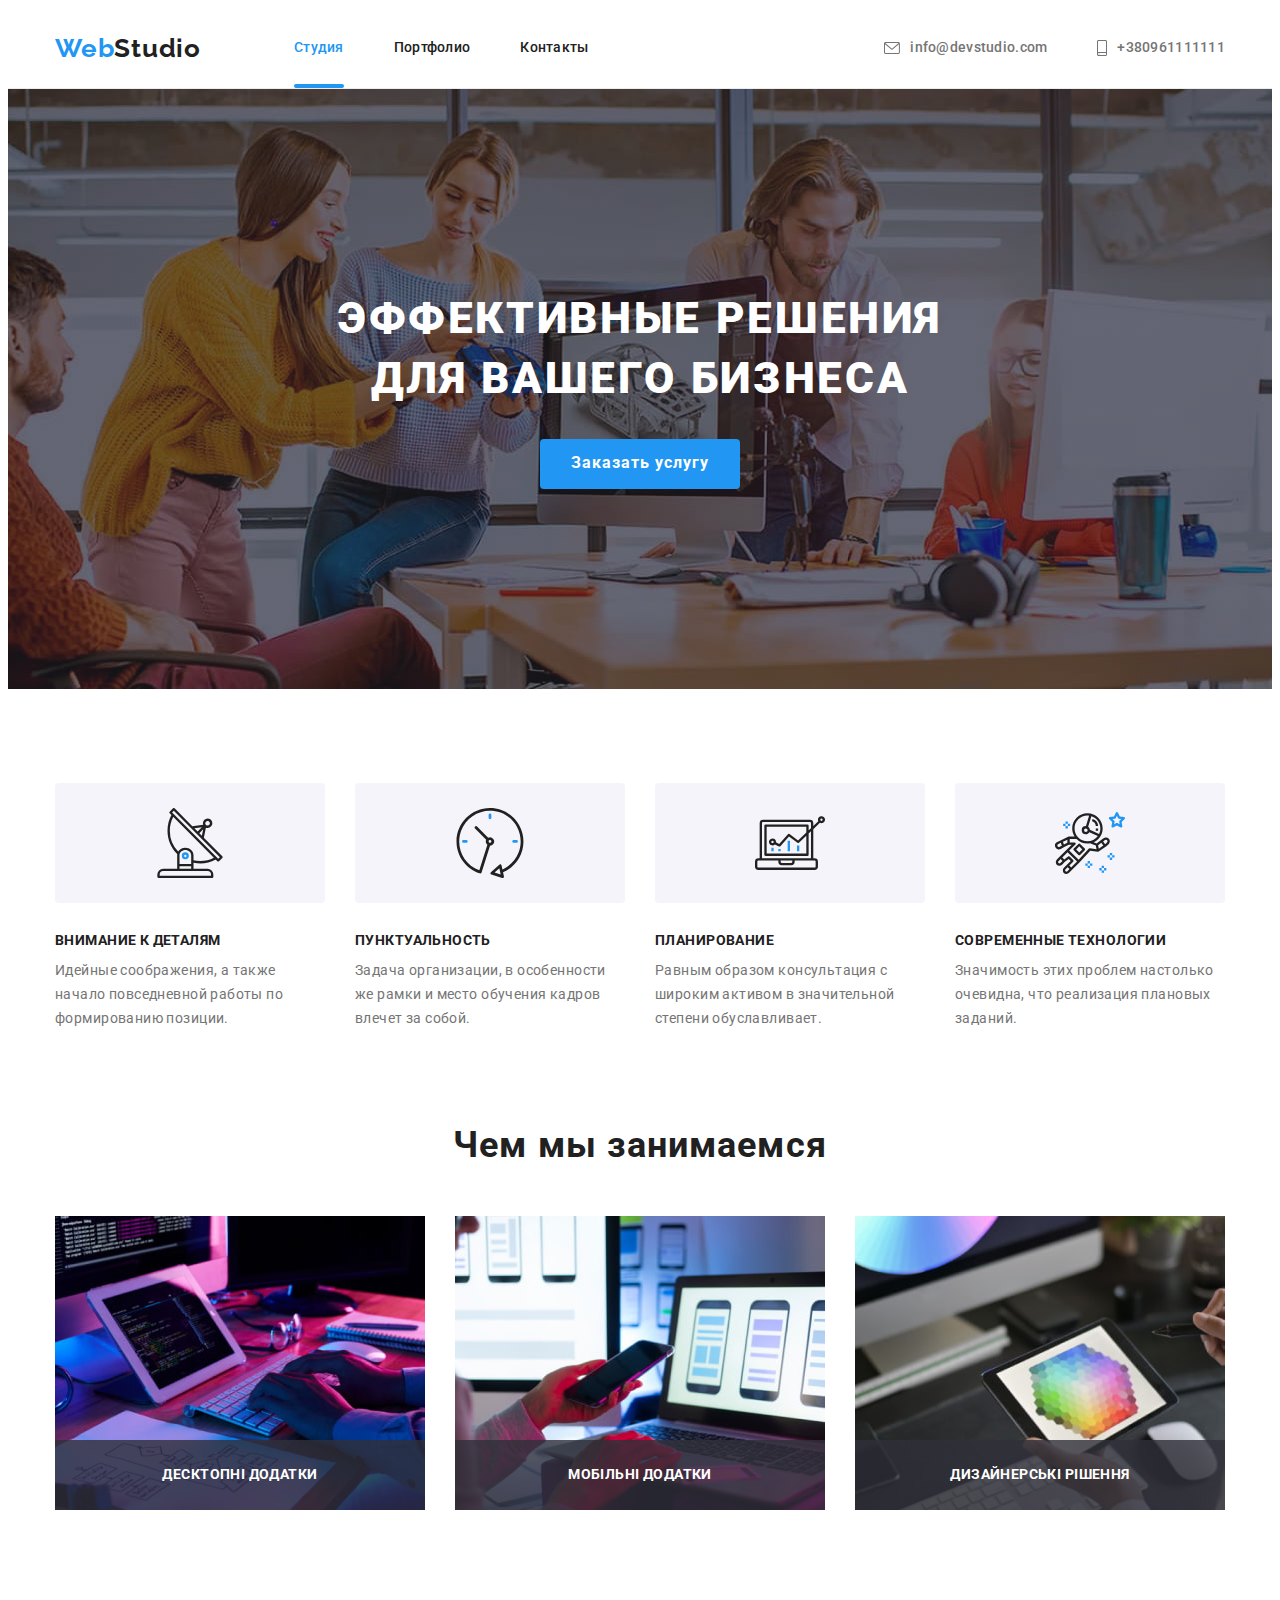
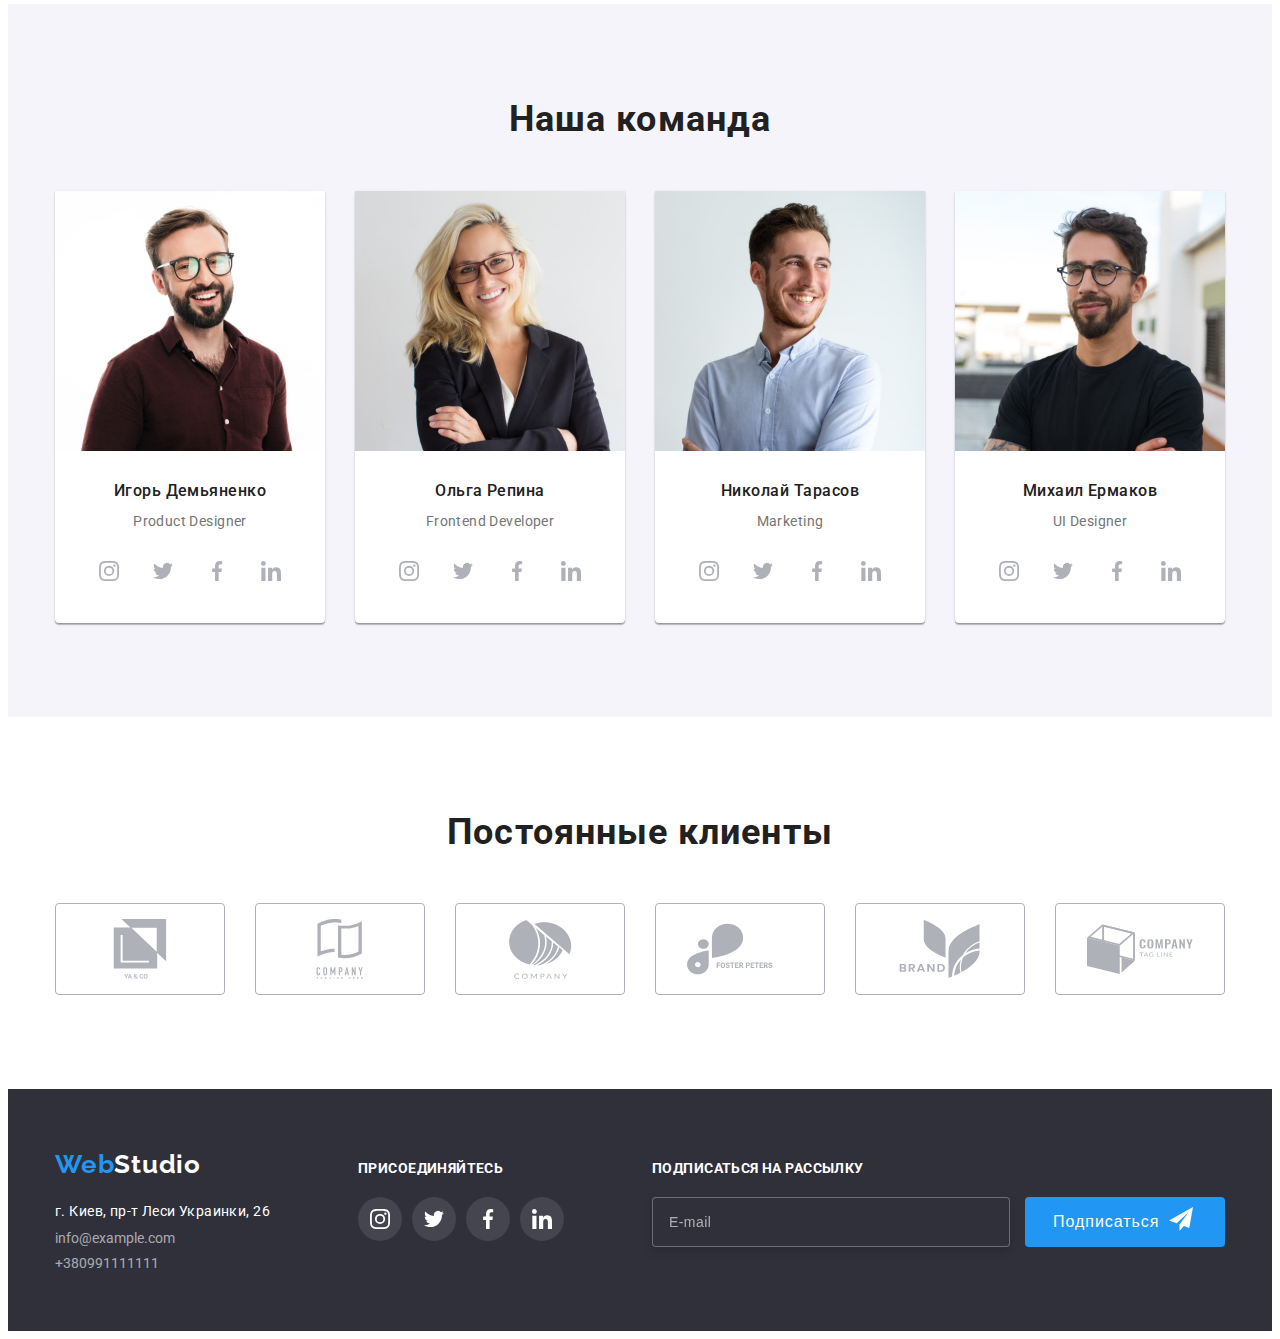
<file: index.html>
<!DOCTYPE html>
<html lang="ru">
  <head>
    <meta charset="UTF-8" />
    <meta http-equiv="X-UA-Compatible" content="IE=edge" />
    <meta name="viewport" content="width=device-width, initial-scale=1.0" />
    <title>WebStudio</title>
    <link rel="preconnect" href="https://fonts.googleapis.com" />
    <link rel="preconnect" href="https://fonts.gstatic.com" crossorigin />
    <link
      href="https://fonts.googleapis.com/css2?family=Raleway:wght@700&family=Roboto:wght@400;500;700;900&display=swap"
      rel="stylesheet"
    />
    <link
      rel="stylesheet"
      href="https://cdnjs.cloudflare.com/ajax/libs/modern-normalize/1.1.0/modern-normalize.min.css"
      integrity="sha512-wpPYUAdjBVSE4KJnH1VR1HeZfpl1ub8YT/NKx4PuQ5NmX2tKuGu6U/JRp5y+Y8XG2tV+wKQpNHVUX03MfMFn9Q=="
      crossorigin="anonymous"
      referrerpolicy="no-referrer"
    />
    <link rel="stylesheet" href="./css/styles.css" />
  </head>

  <body>
    <header class="page-header">
      <div class="container header-container">
        <nav class="main-nav">
          <a href="/" class="logo link"><span class="accent">Web</span>Studio </a>
          <ul class="site-nav list">
            <li class="nav-item">
              <a href="" class="link current link-position">Студия</a>
            </li>
            <li class="nav-item">
              <a href="./portfolio.html" class="link">Портфолио</a>
            </li>
            <li class="nav-item">
              <a href="" class="link">Контакты</a>
            </li>
          </ul>
        </nav>

        <ul class="auth-nav list">
          <li class="nav-item">
            <a href="mailto:info@example.com" class="link"
              ><svg class="btn-icon" width="16" height="12">
                <use href="./images/icons.svg#envelope"></use>
              </svg>
              info@devstudio.com</a
            >
          </li>
          <li class="nav-item">
            <a href="tel:+380991111111" class="link">
              <svg class="btn-icon" width="10" height="16">
                <use href="./images/icons.svg#smartphone"></use>
              </svg>
              +380961111111
            </a>
          </li>
        </ul>
      </div>
    </header>
    <main>
      <section class="hero overlay">
        <div class="container">
          <h1 class="subject">Эффективные решения для вашего бизнеса</h1>
          <button type="button" class="button" data-modal-open>Заказать услугу</button>
        </div>
      </section>
      <section class="section benefits">
        <div class="container">
          <h2 class="hidden">Наше преимущество</h2>
          <ul class="list">
            <li class="benefits-item">
              <div class="benefits-wrap">
                <svg class="benefits-icon" width="70" height="70">
                  <use href="./images/icons.svg#antenna"></use>
                </svg>
              </div>

              <h3 class="section-title">Внимание к деталям</h3>
              <p class="text">
                Идейные соображения, а также начало повседневной работы по формированию позиции.
              </p>
            </li>
            <li class="benefits-item">
              <div class="benefits-wrap">
                <svg class="benefits-icon" width="70" height="70">
                  <use href="./images/icons.svg#clock"></use>
                </svg>
              </div>
              <h3 class="section-title">Пунктуальность</h3>
              <p class="text">
                Задача организации, в особенности же рамки и место обучения кадров влечет за собой.
              </p>
            </li>
            <li class="benefits-item">
              <div class="benefits-wrap">
                <svg class="benefits-icon" width="70" height="70">
                  <use href="./images/icons.svg#diagram"></use>
                </svg>
              </div>
              <h3 class="section-title">Планирование</h3>
              <p class="text">
                Равным образом консультация с широким активом в значительной степени обуславливает.
              </p>
            </li>
            <li class="benefits-item">
              <div class="benefits-wrap">
                <svg class="benefits-icon" width="70" height="70">
                  <use href="./images/icons.svg#astronaut"></use>
                </svg>
              </div>
              <h3 class="section-title">Современные технологии</h3>
              <p class="text">
                Значимость этих проблем настолько очевидна, что реализация плановых заданий.
              </p>
            </li>
          </ul>
        </div>
      </section>
      <section class="section">
        <div class="container">
          <h2 class="heading">Чем мы занимаемся</h2>
          <ul class="list">
            <li class="picture">
              <div class="picture-thumb">
                <img src="./images/box1.jpg" alt="Примеры работ" width="370" />
                <div class="text-thumb">
                  <p class="text-desc">Десктопні додатки</p>
                </div>
              </div>
            </li>
            <li class="picture">
              <div class="picture-thumb">
                <img src="./images/box2.jpg" alt="Примеры работ" width="370" />
                <div class="text-thumb">
                  <p class="text-desc">Мобільні додатки</p>
                </div>
              </div>
            </li>
            <li class="picture">
              <div class="picture-thumb">
                <img src="./images/box3.jpg" alt="Примеры работ" width="370" />
                <div class="text-thumb">
                  <p class="text-desc">Дизайнерські рішення</p>
                </div>
              </div>
            </li>
          </ul>
        </div>
      </section>
      <section class="section-team">
        <div class="container">
          <h2 class="heading">Наша команда</h2>
          <div class="team-container">
            <ul class="list">
              <li class="item-team">
                <img src="./images/team1.jpg" alt="Игорь Демьяненко" width="270" />
                <div class="team-subtitle">
                  <h3 class="user">Игорь Демьяненко</h3>
                  <p class="text">Product Designer</p>
                  <ul class="team-links">
                    <li class="social-item">
                      <a href="#" class="social-link">
                        <svg class="link-team" width="20" height="20">
                          <use href="./images/icons.svg#instagram"></use>
                        </svg>
                      </a>
                    </li>
                    <li class="social-item">
                      <a href="#" class="social-link">
                        <svg class="link-team" width="20" height="20">
                          <use href="./images/icons.svg#twitter"></use>
                        </svg>
                      </a>
                    </li>
                    <li class="social-item">
                      <a href="#" class="social-link">
                        <svg class="link-team" width="20" height="20">
                          <use href="./images/icons.svg#facebook"></use>
                        </svg>
                      </a>
                    </li>
                    <li class="social-item">
                      <a href="#" class="social-link">
                        <svg class="link-team" width="20" height="20">
                          <use href="./images/icons.svg#linkedin"></use>
                        </svg>
                      </a>
                    </li>
                  </ul>
                </div>
              </li>

              <li class="item-team">
                <img src="./images/team2.jpg" alt="Ольга Репина" width="270" />
                <div class="team-subtitle">
                  <h3 class="user">Ольга Репина</h3>
                  <p class="text">Frontend Developer</p>
                  <ul class="team-links">
                    <li class="social-item">
                      <a href="#" class="social-link">
                        <svg class="link-team" width="20" height="20">
                          <use href="./images/icons.svg#instagram"></use>
                        </svg>
                      </a>
                    </li>
                    <li class="social-item">
                      <a href="#" class="social-link">
                        <svg class="link-team" width="20" height="20">
                          <use href="./images/icons.svg#twitter"></use>
                        </svg>
                      </a>
                    </li>
                    <li class="social-item">
                      <a href="#" class="social-link">
                        <svg class="link-team" width="20" height="20">
                          <use href="./images/icons.svg#facebook"></use>
                        </svg>
                      </a>
                    </li>
                    <li class="social-item">
                      <a href="#" class="social-link">
                        <svg class="link-team" width="20" height="20">
                          <use href="./images/icons.svg#linkedin"></use>
                        </svg>
                      </a>
                    </li>
                  </ul>
                </div>
              </li>

              <li class="item-team">
                <img src="./images/team3.jpg" alt="Николай Тарасов" width="270" />
                <div class="team-subtitle">
                  <h3 class="user">Николай Тарасов</h3>
                  <p class="text">Marketing</p>
                  <ul class="team-links">
                    <li class="social-item">
                      <a href="#" class="social-link">
                        <svg class="link-team" width="20" height="20">
                          <use href="./images/icons.svg#instagram"></use>
                        </svg>
                      </a>
                    </li>
                    <li class="social-item">
                      <a href="#" class="social-link">
                        <svg class="link-team" width="20" height="20">
                          <use href="./images/icons.svg#twitter"></use>
                        </svg>
                      </a>
                    </li>
                    <li class="social-item">
                      <a href="#" class="social-link">
                        <svg class="link-team" width="20" height="20">
                          <use href="./images/icons.svg#facebook"></use>
                        </svg>
                      </a>
                    </li>
                    <li class="social-item">
                      <a href="#" class="social-link">
                        <svg class="link-team" width="20" height="20">
                          <use href="./images/icons.svg#linkedin"></use>
                        </svg>
                      </a>
                    </li>
                  </ul>
                </div>
              </li>

              <li class="item-team">
                <img src="./images/team4.jpg" alt="Михаил Ермаков" width="270" />
                <div class="team-subtitle">
                  <h3 class="user">Михаил Ермаков</h3>
                  <p class="text">UI Designer</p>
                  <ul class="team-links">
                    <li>
                      <a href="#" class="social-link">
                        <svg class="link-team" width="20" height="20">
                          <use href="./images/icons.svg#instagram"></use>
                        </svg>
                      </a>
                    </li>
                    <li>
                      <a href="#" class="social-link">
                        <svg class="link-team" width="20" height="20">
                          <use href="./images/icons.svg#twitter"></use>
                        </svg>
                      </a>
                    </li>
                    <li>
                      <a href="#" class="social-link">
                        <svg class="link-team" width="20" height="20">
                          <use href="./images/icons.svg#facebook"></use>
                        </svg>
                      </a>
                    </li>
                    <li>
                      <a href="#" class="social-link">
                        <svg class="link-team" width="20" height="20">
                          <use href="./images/icons.svg#linkedin"></use>
                        </svg>
                      </a>
                    </li>
                  </ul>
                </div>
              </li>
            </ul>
          </div>
        </div>
      </section>
      <section class="section-clients section">
        <h2 class="heading all">Постоянные клиенты</h2>
        <ul class="list all">
          <li>
            <a href="#" class="clients-all">
              <svg class="clients-icon" width="106" height="60">
                <use href="./images/icons.svg#group"></use>
              </svg>
            </a>
          </li>
          <li>
            <a href="#" class="clients-all">
              <svg class="clients-icon" width="106" height="60">
                <use href="./images/icons.svg#group-1"></use>
              </svg>
            </a>
          </li>
          <li>
            <a href="#" class="clients-all">
              <svg class="clients-icon" width="106" height="60">
                <use href="./images/icons.svg#group-2"></use>
              </svg>
            </a>
          </li>
          <li>
            <a href="#" class="clients-all">
              <svg class="clients-icon" width="106" height="60">
                <use href="./images/icons.svg#group-3"></use>
              </svg>
            </a>
          </li>
          <li>
            <a href="#" class="clients-all">
              <svg class="clients-icon" width="106" height="60">
                <use href="./images/icons.svg#group-4"></use>
              </svg>
            </a>
          </li>
          <li>
            <a href="#" class="clients-all">
              <svg class="clients-icon" width="106" height="60">
                <use href="./images/icons.svg#group-5"></use>
              </svg>
            </a>
          </li>
        </ul>
      </section>
    </main>
    <footer class="page-footer">
      <div class="container">
        <div class="address-wrapper">
          <a href="/" class="logo link"><span class="accent">Web</span>Studio</a>

          <address class="address">г. Киев, пр-т Леси Украинки, 26</address>
          <ul class="footer-contact list">
            <li class="footer-link">
              <a href="mailto:info@example.com" class="link">info@example.com</a>
            </li>
            <li class="footer-link">
              <a href="tel:+380991111111" class="link">+380991111111</a>
            </li>
          </ul>
        </div>
        <div class="footer-links">
          <h3 class="footer-title">присоединяйтесь</h3>
          <ul class="footer-item">
            <li>
              <a href="#" class="footer-icons">
                <svg class="" width="20" height="20">
                  <use href="./images/icons.svg#instagram"></use>
                </svg>
              </a>
            </li>
            <li>
              <a href="#" class="footer-icons">
                <svg class="" width="20" height="20">
                  <use href="./images/icons.svg#twitter"></use>
                </svg>
              </a>
            </li>
            <li>
              <a href="#" class="footer-icons">
                <svg class="" width="20" height="20">
                  <use href="./images/icons.svg#facebook"></use>
                </svg>
              </a>
            </li>
            <li>
              <a href="#" class="footer-icons">
                <svg class="" width="20" height="20">
                  <use href="./images/icons.svg#linkedin"></use>
                </svg>
              </a>
            </li>
          </ul>
        </div>
        <div class="footer-field">
          <h3 class="footer-title">Подписаться на рассылку</h3>
          <form class="footer-mail">
            <input type="email" name="mail" placeholder="E-mail" />
            <button type="submit" class="footer-btn">
              Подписаться
              <svg class="footer-icon" width="24" height="24">
                <use href="./images/icons.svg#iconsend"></use>
              </svg>
            </button>
          </form>
        </div>
      </div>
    </footer>
    <div class="backdrop is-hidden" data-modal>
      <div class="modal">
        <div>
          <h2 class="modal-title">Залиште свої дані, ми вам передзвонимо</h2>
          <form>
            <div class="modal-field">
              <div class="modal-item">
                <lable class="modal-name" for="name">Имя</lable>
                <input class="form-input" type="text" name="name" id="name" />
                <svg class="modal-icon" width="18" height="18">
                  <use href="./images/icons.svg#person-black"></use>
                </svg>
              </div>
              <div class="modal-item">
                <label class="modal-name" for="tel">Телефон</label>
                <input class="form-input" type="tel" name="tel" id="tel" />
                <svg class="modal-icon" width="18" height="18">
                  <use href="./images/icons.svg#phone-black"></use>
                </svg>
              </div>
              <div class="modal-item">
                <label class="modal-name" for="mail">Почта</label>
                <input class="form-input" type="email" name="mail" id="mail" />
                <svg class="modal-icon" width="18" height="18">
                  <use href="./images/icons.svg#email-black"></use>
                </svg>
              </div>
              <div class="modal-item">
                <lable class="modal-name" for="comment">Комментарий</lable>
                <textarea
                  class="form-input"
                  name="comment"
                  id="comment"
                  placeholder="Введите текст"
                ></textarea>
              </div>
            </div>
            <div class="form-policy-wrapper">
              <label class="modal-policy">
                <input type="checkbox" name="check" class="checkbox" />
                <span class="checkbox-icon"></span>
                Соглашаюсь с рассылкой и принимаю
              </label>
              <a href="#" class="modal-link">Условия договора</a>
            </div>
            <button class="modal-btn" type="submit">Отправить</button>
          </form>
        </div>
        <button class="btn-close" data-modal-close>
          <svg class="" width="11" height="11">
            <use href="./images/icons.svg#close"></use>
          </svg>
        </button>
      </div>
    </div>
    <script src="./js/modal.js"></script>
  </body>
</html>
</file>
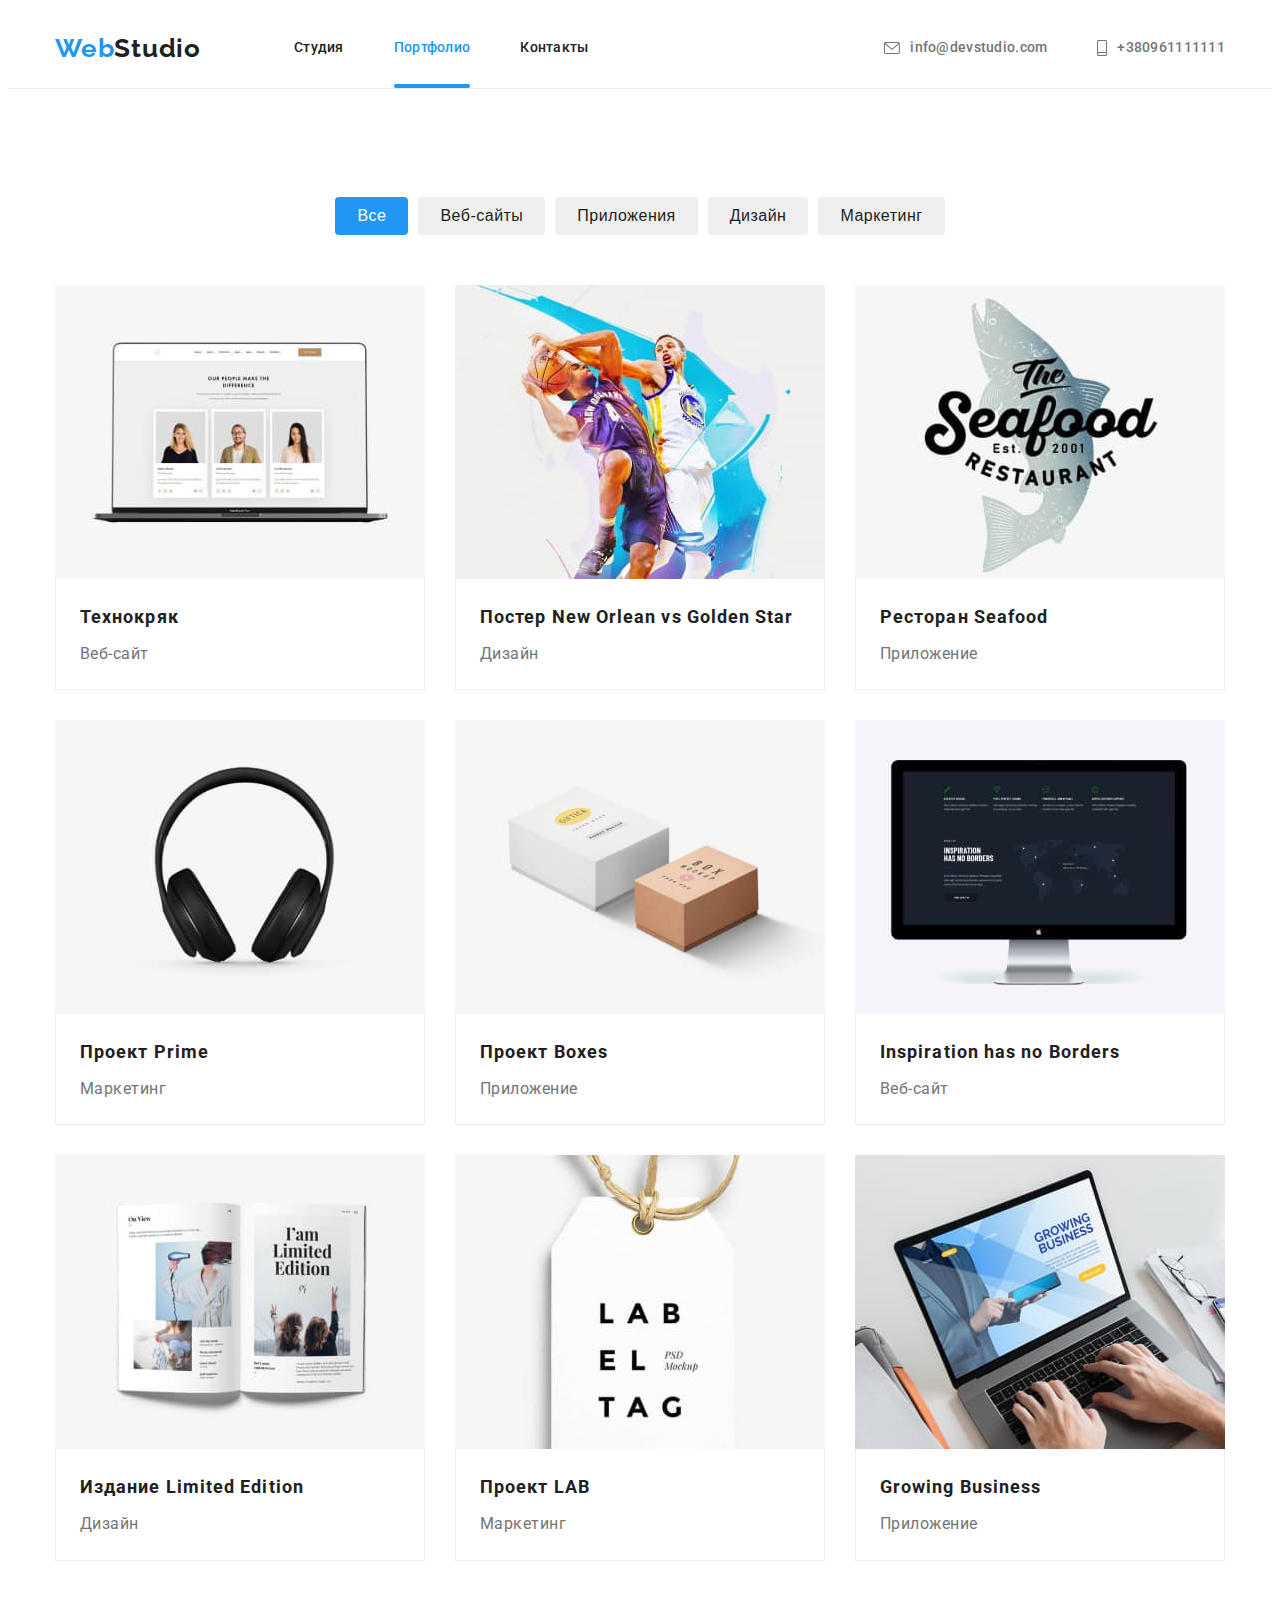
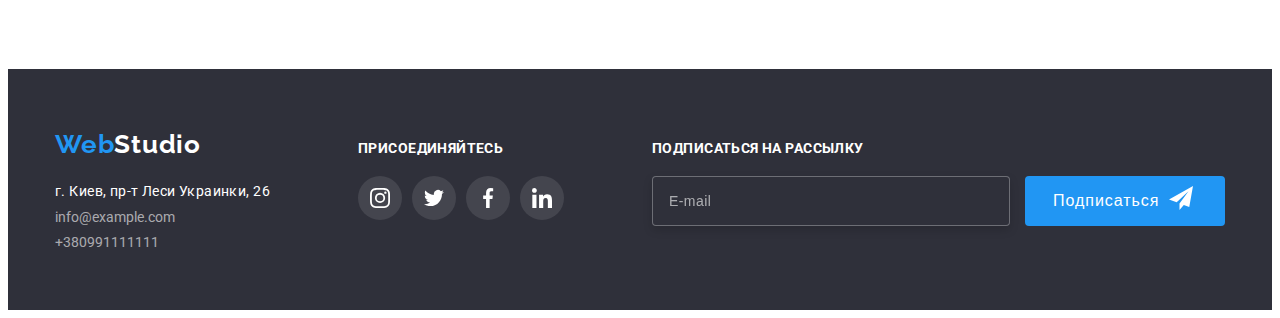
<file: portfolio.html>
<!DOCTYPE html>
<html lang="ru">
  <head>
    <meta charset="UTF-8" />
    <meta http-equiv="X-UA-Compatible" content="IE=edge" />
    <meta name="viewport" content="width=device-width, initial-scale=1.0" />
    <title>Портфолио</title>
    <link rel="preconnect" href="https://fonts.googleapis.com" />
    <link rel="preconnect" href="https://fonts.gstatic.com" crossorigin />
    <link
      href="https://fonts.googleapis.com/css2?family=Raleway:wght@700&family=Roboto:wght@400;500;700;900&display=swap"
      rel="stylesheet"
    />
    <link
      rel="stylesheet"
      href="https://cdnjs.cloudflare.com/ajax/libs/modern-normalize/1.1.0/modern-normalize.min.css"
      integrity="sha512-wpPYUAdjBVSE4KJnH1VR1HeZfpl1ub8YT/NKx4PuQ5NmX2tKuGu6U/JRp5y+Y8XG2tV+wKQpNHVUX03MfMFn9Q=="
      crossorigin="anonymous"
      referrerpolicy="no-referrer"
    />
    <link rel="stylesheet" href="./css/styles.css" />
  </head>

  <body>
    <header class="page-header">
      <div class="container header-container">
        <nav class="main-nav">
          <a href="./index.html" class="logo link"><span class="accent">Web</span>Studio</a>
          <ul class="site-nav list">
            <li class="nav-item">
              <a href="./index.html" class="link">Студия</a>
            </li>
            <li class="nav-item">
              <a href="#" class="link current link-position">Портфолио</a>
            </li>
            <li class="nav-item">
              <a href="#" class="link">Контакты</a>
            </li>
          </ul>
        </nav>

        <ul class="auth-nav list">
          <li class="nav-item">
            <a href="mailto:info@example.com" class="link">
              <svg class="btn-icon" width="16" height="12">
                <use href="./images/icons.svg#envelope"></use>
              </svg>
              info@devstudio.com
            </a>
          </li>
          <li class="nav-item">
            <a href="tel:+380991111111" class="link">
              <svg class="btn-icon" width="10" height="16">
                <use href="./images/icons.svg#smartphone"></use>
              </svg>
              +380961111111
            </a>
          </li>
        </ul>
      </div>
    </header>

    <main>
      <section class="section section-content">
        <div class="container">
          <h1 class="hidden">Наши работы</h1>
          <ul class="filter">
            <li class="item">
              <button type="button" class="button pointer active">Все</button>
            </li>
            <li class="item">
              <button type="button" class="button pointer">Веб-сайты</button>
            </li>
            <li class="item">
              <button type="button" class="button pointer">Приложения</button>
            </li>
            <li class="item">
              <button type="button" class="button pointer">Дизайн</button>
            </li>
            <li class="item">
              <button type="button" class="button pointer">Маркетинг</button>
            </li>
          </ul>

          <ul class="portfolio-list">
            <li>
              <a href="" class="link portfolio-items">
                <div class="portfolio-overlay">
                  <img src="./images/img1.jpg" alt="Картинка" width="370" height="294" />
                  <p class="text-overlay">
                    Ресурс пропонує комплексні пропозиції з різним рівнем функціоналу та сервісів.
                    Все це дозволить відвідувачу отримати вичерпні відомості про компанію чи
                    приватну особу.
                  </p>
                </div>
                <div class="subtitle">
                  <h2 class="more">Технокряк</h2>
                  <p class="preview">Веб-сайт</p>
                </div>
              </a>
            </li>

            <li>
              <a href="" class="link portfolio-items">
                <div class="portfolio-overlay">
                  <img src="./images/img2.jpg" alt="Картинка" width="370" height="294" />
                  <p class="text-overlay">
                    Ресурс пропонує комплексні пропозиції з різним рівнем функціоналу та сервісів.
                    Все це дозволить відвідувачу отримати вичерпні відомості про компанію чи
                    приватну особу.
                  </p>
                </div>
                <div class="subtitle">
                  <h2 class="more">Постер New Orlean vs Golden Star</h2>
                  <p class="preview">Дизайн</p>
                </div>
              </a>
            </li>

            <li>
              <a href="" class="link portfolio-items">
                <div class="portfolio-overlay">
                  <img src="./images/img3.jpg" alt="Картинка" width="370" height="294" />
                  <p class="text-overlay">
                    Ресурс пропонує комплексні пропозиції з різним рівнем функціоналу та сервісів.
                    Все це дозволить відвідувачу отримати вичерпні відомості про компанію чи
                    приватну особу.
                  </p>
                </div>
                <div class="subtitle">
                  <h2 class="more">Ресторан Seafood</h2>
                  <p class="preview">Приложение</p>
                </div>
              </a>
            </li>

            <li>
              <a href="" class="link portfolio-items">
                <div class="portfolio-overlay">
                  <img src="./images/img4.jpg" alt="Картинка" width="370" height="294" />
                  <p class="text-overlay">
                    Ресурс пропонує комплексні пропозиції з різним рівнем функціоналу та сервісів.
                    Все це дозволить відвідувачу отримати вичерпні відомості про компанію чи
                    приватну особу.
                  </p>
                </div>
                <div class="subtitle">
                  <h2 class="more">Проект Prime</h2>
                  <p class="preview">Маркетинг</p>
                </div>
              </a>
            </li>

            <li>
              <a href="" class="link portfolio-items">
                <div class="portfolio-overlay">
                  <img src="./images/img5.jpg" alt="Картинка" width="370" height="294" />
                  <p class="text-overlay">
                    Ресурс пропонує комплексні пропозиції з різним рівнем функціоналу та сервісів.
                    Все це дозволить відвідувачу отримати вичерпні відомості про компанію чи
                    приватну особу.
                  </p>
                </div>
                <div class="subtitle">
                  <h2 class="more">Проект Boxes</h2>
                  <p class="preview">Приложение</p>
                </div>
              </a>
            </li>

            <li>
              <a href="" class="link portfolio-items">
                <div class="portfolio-overlay">
                  <img src="./images/img6.jpg" alt="Картинка" width="370" height="294" />
                  <p class="text-overlay">
                    Ресурс пропонує комплексні пропозиції з різним рівнем функціоналу та сервісів.
                    Все це дозволить відвідувачу отримати вичерпні відомості про компанію чи
                    приватну особу.
                  </p>
                </div>
                <div class="subtitle">
                  <h2 class="more">Inspiration has no Borders</h2>
                  <p class="preview">Веб-сайт</p>
                </div>
              </a>
            </li>

            <li>
              <a href="" class="link portfolio-items">
                <div class="portfolio-overlay">
                  <img src="./images/img7.jpg" alt="Картинка" width="370" height="294" />
                  <p class="text-overlay">
                    Ресурс пропонує комплексні пропозиції з різним рівнем функціоналу та сервісів.
                    Все це дозволить відвідувачу отримати вичерпні відомості про компанію чи
                    приватну особу.
                  </p>
                </div>
                <div class="subtitle">
                  <h2 class="more">Издание Limited Edition</h2>
                  <p class="preview">Дизайн</p>
                </div>
              </a>
            </li>

            <li>
              <a href="" class="link portfolio-items">
                <div class="portfolio-overlay">
                  <img src="./images/img8.jpg" alt="Картинка" width="370" height="294" />
                  <p class="text-overlay">
                    Ресурс пропонує комплексні пропозиції з різним рівнем функціоналу та сервісів.
                    Все це дозволить відвідувачу отримати вичерпні відомості про компанію чи
                    приватну особу.
                  </p>
                </div>
                <div class="subtitle">
                  <h2 class="more">Проект LAB</h2>
                  <p class="preview">Маркетинг</p>
                </div>
              </a>
            </li>

            <li>
              <a href="" class="link portfolio-items">
                <div class="portfolio-overlay">
                  <img src="./images/img9.jpg" alt="Картинка" width="370" height="294" />
                  <p class="text-overlay">
                    Ресурс пропонує комплексні пропозиції з різним рівнем функціоналу та сервісів.
                    Все це дозволить відвідувачу отримати вичерпні відомості про компанію чи
                    приватну особу.
                  </p>
                </div>
                <div class="subtitle">
                  <h2 class="more">Growing Business</h2>
                  <p class="preview">Приложение</p>
                </div>
              </a>
            </li>
          </ul>
        </div>
      </section>
    </main>

    <footer class="page-footer">
      <div class="container">
        <div class="address-wrapper">
          <a href="/" class="logo link"><span class="accent">Web</span>Studio</a>

          <address class="address">г. Киев, пр-т Леси Украинки, 26</address>
          <ul class="footer-contact list">
            <li class="footer-link">
              <a href="mailto:info@example.com" class="link">info@example.com</a>
            </li>
            <li class="footer-link">
              <a href="tel:+380991111111" class="link">+380991111111</a>
            </li>
          </ul>
        </div>
        <div class="footer-links">
          <h3 class="footer-title">присоединяйтесь</h3>
          <ul class="footer-item">
            <li>
              <a href="#" class="footer-icons">
                <svg class="" width="20" height="20">
                  <use href="./images/icons.svg#instagram"></use>
                </svg>
              </a>
            </li>
            <li>
              <a href="#" class="footer-icons">
                <svg class="" width="20" height="20">
                  <use href="./images/icons.svg#twitter"></use>
                </svg>
              </a>
            </li>
            <li>
              <a href="#" class="footer-icons">
                <svg class="" width="20" height="20">
                  <use href="./images/icons.svg#facebook"></use>
                </svg>
              </a>
            </li>
            <li>
              <a href="#" class="footer-icons">
                <svg class="" width="20" height="20">
                  <use href="./images/icons.svg#linkedin"></use>
                </svg>
              </a>
            </li>
          </ul>
        </div>
        <div class="footer-field">
          <h3 class="footer-title">Подписаться на рассылку</h3>
          <form class="footer-mail">
            <input type="email" name="mail" placeholder="E-mail" />
            <button type="submit" class="footer-btn">
              Подписаться
              <svg class="footer-icon" width="24" height="24">
                <use href="./images/icons.svg#iconsend"></use>
              </svg>
            </button>
          </form>
        </div>
      </div>
    </footer>
    <script src="./js/modal.js"></script>
  </body>
</html>
</file>
<file: css/styles.css>
html {
  box-sizing: border-box;
}
*,
*::after,
*::before {
  box-sizing: inherit;
}
/* Стили для обнуления верхних отступов у элементов */
h1,
h2,
h3,
h4,
h5,
h6,
p {
  margin: 0;
}
/* Класс для обнуления базовых свойств у списков (ul) */
.list {
  list-style: none;
  padding-left: 0;
  margin: 0;
}
/* Класс для обнуления базовых свойств у ссылок */
.link {
  text-decoration: none;
  color: inherit;
}
/* Свойства для корректного отображения картинок */
img {
  display: block;
  max-width: 100%;
  height: auto;
}
/* Свойства для обнуления курсива у address */
address {
  font-style: normal;
}

/*Main colors*/
:root {
  --primary-text-color: #212121;

  --secondary-text-color: #757575;

  --accent-color: #2196f3;

  --primary-white-color: #ffffff;
}

body {
  color: var(--primary-text-color);

  font-family: 'Roboto', sans-serif;
  font-size: 14px;
}

.container {
  margin-right: auto;
  margin-left: auto;
  width: 1200px;
  padding: 0 15px;
}

/*Логотип*/

.logo {
  color: #212121;

  font-family: 'Raleway';
  font-weight: 700;
  font-size: 26px;
  line-height: 1.19;
  letter-spacing: 0.03em;
}

.accent {
  color: #2196f3;
}

/*Main Nav*/

.page-header {
  max-width: 1600px;
  margin-right: auto;
  margin-left: auto;
  border-bottom: 1px solid #ececec;
}

.container.header-container {
  display: flex;
  align-items: center;
}

.main-nav {
  display: flex;
  align-items: center;
}

.site-nav .link {
  display: block;
  padding-top: 32px;
  padding-bottom: 32px;
}

/*Site Nav*/

.link-position {
  position: relative;
}

.link-position::after {
  content: '';
  display: block;
  position: absolute;
  left: 0;
  bottom: 0;

  width: 100%;
  height: 4px;
  background-color: #2196f3;
  border-radius: 2px;
}

.site-nav .link.current {
  color: #2196f3;
}

.site-nav {
  display: flex;
  align-items: center;
  margin-left: 93px;
}

.site-nav .nav-item:not(:last-child) {
  margin-right: 50px;
}

.site-nav .link {
  color: #212121;

  font-weight: 500;
  font-size: 14px;
  line-height: 1.14;
  letter-spacing: 0.02em;

  transition-property: color;
  transition-duration: 250ms;
  transition-timing-function: cubic-bezier(0.4, 0, 0.2, 1);
}

.site-nav .link:hover,
.site-nav .link:focus {
  color: #2196f3;
}

/*auth-nav*/

.btn-icon {
  fill: currentColor;
  margin-right: 10px;
}

.auth-nav {
  display: flex;
  margin-left: auto;
}

.auth-nav .nav-item:not(:last-child) {
  margin-right: 50px;
}

.auth-nav .link {
  display: flex;
  align-items: center;

  color: #757575;

  font-weight: 500;
  font-size: 14px;
  line-height: 1.14;
  letter-spacing: 0.02em;

  transition-property: color;
  transition-duration: 250ms;
  transition-timing-function: cubic-bezier(0.4, 0, 0.2, 1);
}

.auth-nav .link:hover,
.auth-nav .link:focus {
  color: #2196f3;
}

/*Герой*/

.hero {
  max-width: 1600px;
  height: 600px;
  margin-right: auto;
  margin-left: auto;
  text-align: center;
}

/*Overlay*/

.overlay {
  max-width: 1600px;
  margin: 0 auto;
  background-image: linear-gradient(to top, rgba(47, 48, 58, 0.4), rgba(47, 48, 58, 0.4)),
    url(../images/imgheader.jpg);
  background-repeat: no-repeat;
  background-position: center;
  background-size: cover;
  background-color: #c4c4c4;
}

.hero .subject {
  color: #ffffff;

  font-weight: 900;
  font-size: 44px;
  line-height: 1.36;

  letter-spacing: 0.06em;
  text-transform: uppercase;
}

.hero {
  padding-top: 200px;
  padding-bottom: 200px;
}

.subject {
  width: 696px;
  text-align: center;
  margin-bottom: 30px;
  margin-left: auto;
  margin-right: auto;
}

/* Button */

.hero .button {
  color: #ffffff;
  background-color: #2196f3;
  font-family: inherit;
  font-weight: 700;
  font-size: 16px;
  line-height: 1.9;

  text-align: center;
  letter-spacing: 0.06em;
  cursor: pointer;
}

.hero .button {
  width: 200px;
  height: 50px;
}

.button {
  border: 2px;
  border-radius: 4px;
}

/*Modal*/

.backdrop {
  position: fixed;
  top: 0;
  left: 0;
  width: 100%;
  height: 100%;
  background-color: rgba(0, 0, 0, 0.2);
  opacity: 1;
  transition-property: visability, opacity;
  transition-duration: 250ms;
  transition-timing-function: cubic-bezier(0.4, 0, 0.2, 1);
}

.backdrop.is-hidden {
  visibility: hidden;
  opacity: 0;
  pointer-events: none;
}

.modal {
  text-align: center;
  position: fixed;
  top: 50%;
  left: 50%;
  padding: 40px;
  transform: translate(-50%, -50%);
  width: 528px;
  height: 581px;
  background-color: #ffffff;
  box-shadow: 0px 1px 3px rgba(0, 0, 0, 0.12), 0px 1px 1px rgba(0, 0, 0, 0.14),
    0px 2px 1px rgba(0, 0, 0, 0.2);
  border-radius: 4px;

  transition-property: visability, opacity;
  transition-duration: 250ms;
  transition-timing-function: cubic-bezier(0.4, 0, 0.2, 1);
}

.btn-close {
  position: absolute;
  top: 8px;
  right: 8px;
  width: 30px;
  height: 30px;
  padding: 0;
  background-color: transparent;
  border: 1px solid rgba(0, 0, 0, 0.1);
  border-radius: 50%;
  display: flex;
  align-items: center;
  justify-content: center;

  transition-property: fill;
  transition-duration: 250ms;
  transition-timing-function: cubic-bezier(0.4, 0, 0.2, 1);
}

.btn-close:hover {
  fill: #2196f3;
}

.modal-title {
  margin-bottom: 12px;
  text-align: center;

  font-size: 20px;
  line-height: 1.2;
  letter-spacing: 0.03em;
  color: #212121;
}

.modal-field {
  margin-bottom: 20px;
}

.modal-item {
  position: relative;
  margin-bottom: 10px;
}

.modal-item:last-child {
  margin-bottom: 0;
}

.modal-item input {
  display: block;
  padding-top: 12px;
  padding-bottom: 12px;
  padding-left: 42px;
  width: 100%;
  height: 40px;
  border: 1px solid rgba(33, 33, 33, 0.2);
  border-radius: 4px;
}

.form-input {
  transition-property: border, border-color;
  transition-duration: 250ms;
  transition-timing-function: cubic-bezier(0.4, 0, 0.2, 1);
}

.form-input:focus-within {
  outline: none;
  color: #2196f3;
  border: 1px solid #2196f3;
}

.modal-item textarea {
  display: block;
  padding: 12px 16px;
  resize: none;
  width: 100%;
  height: 120px;
  border: 1px solid rgba(33, 33, 33, 0.2);
  border-radius: 4px;
}

/*CheckBox*/

.checkbox {
  appearance: none;
  position: absolute;
}

.checkbox-icon {
  display: inline-block;
  margin-right: 7px;
  width: 16px;
  height: 15px;
  border-radius: 2px;
  border: 2px solid #212121;
}

.checkbox:checked + .checkbox-icon {
  border-color: transparent;
  background-color: #2196f3;
  background-image: url(../images/icon-check.svg);
  background-size: contain;
  background-origin: border-box;
}

.modal-policy {
  display: flex;
  align-items: center;

  font-size: 14px;
  line-height: 24px;
  letter-spacing: 0.03em;
  color: #757575;
}

.form-policy-wrapper {
  display: flex;
  align-items: center;
  justify-content: center;
}

.modal-btn {
  border: none;
  width: 200px;
  height: 50px;
  margin-top: 30px;

  font-size: 16px;
  line-height: 1.9;
  letter-spacing: 0.06em;
  color: #ffffff;

  background-color: #2196f3;
  border-radius: 4px;
}

.modal-name {
  text-align: start;
  display: block;
  margin-bottom: 4px;
  font-size: 12px;
  line-height: 1.2;
  letter-spacing: 0.01em;
  color: #757575;
}

.modal-link {
  margin-left: 4px;
  font-size: 14px;
  line-height: 1.7;
  letter-spacing: 0.03em;
  /* text-decoration: underline;
  text-underline-offset: 1px; */
  color: #2196f3;
}

.modal-icon {
  position: absolute;
  top: 50%;
  left: 12px;

  transition-property: fill;
  transition-duration: 250ms;
  transition-timing-function: cubic-bezier(0.4, 0, 0.2, 1);
}

.modal-item:focus-within .modal-icon {
  fill: #2196f3;
}

/*Section Benefits*/

.section {
  padding-top: 94px;
  padding-bottom: 94px;
}

.benefits {
  padding-bottom: 0;
}

.benefits-wrap {
  display: flex;
  height: 120px;
  background-color: #f5f4fa;
  border-radius: 4px;
  margin-bottom: 30px;
  align-items: center;
  justify-content: center;
}

.section .list {
  display: flex;
  gap: 30px;
}

.list .section-title {
  margin-bottom: 10px;
}

.list .benefits-item {
  width: 270px;
}

.list .benefits-item:nth-child(4n) {
  padding-right: 0;
}

.benefits-item {
  width: 270px;
}

/*Pictures*/

.list .picture:nth-child(3n) {
  margin-right: 0;
}

.picture-thumb {
  position: relative;
}

.text-thumb {
  position: absolute;
  left: 0;
  bottom: 0;
  width: 370px;
  height: 70px;
  text-align: center;

  padding-top: 27px;
  padding-bottom: 27px;
  background: rgba(47, 48, 58, 0.8);
}

.text-desc {
  font-family: 'Roboto';
  font-style: normal;
  font-weight: 700;
  font-size: 14px;
  line-height: 1.14;
  text-align: center;
  letter-spacing: 0.03em;
  text-transform: uppercase;

  color: #ffffff;
}

/*Section Team*/

.section-title {
  font-weight: 700;
  font-size: 14px;
  line-height: 1.14;
  letter-spacing: 0.03em;
  text-transform: uppercase;
}

.list .text {
  color: #757575;

  font-size: 14px;
  line-height: 1.7;
  letter-spacing: 0.03em;

  margin-bottom: 0;
}

.pointer {
  cursor: pointer;
}

.section-team {
  background-color: #f5f4fa;
}

.team-container .list {
  display: flex;
}

.team-container .item-team {
  background-color: #ffffff;
  margin-right: 30px;

  box-shadow: 0px 1px 3px rgba(0, 0, 0, 0.12), 0px 1px 1px rgba(0, 0, 0, 0.14),
    0px 2px 1px rgba(0, 0, 0, 0.2);

  border-radius: 0px 0px 4px 4px;
}

.list .team-subtitle {
  padding: 30px 0;
  text-align: center;
}

.team-subtitle .text {
  margin-top: 10px;
  margin-bottom: 16px;
}

.section-team {
  padding-top: 94px;
  padding-bottom: 94px;
}

.section-team .team-container {
  margin-top: 50px;
}

.team-container .item-team:nth-child(4n) {
  margin-right: 0;
}

.heading {
  font-size: 36px;
  line-height: 1.17;
  text-align: center;
  letter-spacing: 0.03em;

  margin-bottom: 50px;
}

.section-team .user {
  color: #212121;

  font-weight: 500;
  font-size: 16px;
  line-height: 1.19;

  letter-spacing: 0.03em;
}

.team-links {
  display: flex;
  justify-content: center;
  list-style: none;
  gap: 10px;
  padding: 0;
}

.link-team {
  fill: currentColor;
}

.social-link {
  color: #afb1b8;
  display: flex;
  align-items: center;
  justify-content: center;
  width: 44px;
  height: 44px;
  border-radius: 50%;

  transition-property: background-color, color;
  transition-duration: 250ms;
  transition-timing-function: cubic-bezier(0.4, 0, 0.2, 1);
}

.social-link:hover,
.social-link:focus {
  background-color: var(--accent-color);
  color: var(--primary-white-color);
}

/*Section Clients*/

.section-clients {
  max-width: 1600px;
  margin-right: auto;
  margin-left: auto;
  justify-content: center;
}

.clients-all {
  color: #afb1b8;
  display: flex;
  align-items: center;
  justify-content: center;
  width: 170px;
  height: 92px;
  border: 1px solid #afb1b8;
  border-radius: 4px;

  transition-property: color, border-color;
  transition-duration: 250ms;
  transition-timing-function: cubic-bezier(0.4, 0, 0.2, 1);
}

.list.all {
  display: flex;
  justify-content: center;
  gap: 30px;
  margin-top: 50px;
}

.clients-icon {
  fill: currentColor;
}

.clients-all:hover,
.clients-all:focus {
  color: #2196f3;
  border-color: #2196f3;
}

/*section portfolio*/

.filter .button {
  padding: 6px 22px;

  color: #212121;
  font-weight: 500;
  font-size: 16px;
  line-height: 1.6;

  letter-spacing: 0.03em;

  transition-property: background-color, color, box-shadow;
  transition-duration: 250ms;
  transition-timing-function: cubic-bezier(0.4, 0, 0.2, 1);
}

.filter .button:hover,
.filter .button:focus {
  color: #ffffff;
  background-color: #2196f3;

  box-shadow: 0px 3px 1px rgba(0, 0, 0, 0.1), 0px 1px 2px rgba(0, 0, 0, 0.08),
    0px 2px 2px rgba(0, 0, 0, 0.12);
}

.pointer:hover,
.pointer:focus {
  color: #ffffff;
  background-color: #2196f3;
}

.subtitle {
  margin-bottom: 0;
}

.filter {
  padding-left: 0;
  list-style: none;
  gap: 10px;
  margin-bottom: 50px;
  display: flex;
  justify-content: center;
  align-items: center;
}

.portfolio-list {
  padding-left: 0;
  list-style: none;
  display: flex;
  flex-wrap: wrap;
  gap: 30px;
}

.portfolio-items {
  display: block;
  width: 370px;

  transition-property: box-shadow;
  transition-duration: 250ms;
  transition-timing-function: cubic-bezier(0.4, 0, 0.2, 1);
}

.portfolio-items:hover,
.portfolio-items:focus {
  box-shadow: 0px 1px 1px rgba(0, 0, 0, 0.12), 0px 4px 4px rgba(0, 0, 0, 0.06),
    1px 4px 6px rgba(0, 0, 0, 0.16);
}

.hidden {
  display: none;
}

.subtitle {
  padding: 20px 24px;
  border: 1px solid #eeeeee;
  border-top: none;
}

.more {
  color: #212121;

  font-weight: 700;
  font-size: 18px;
  line-height: 2;
  letter-spacing: 0.06em;

  margin-bottom: 4px;
}

.section-content .preview {
  color: #757575;

  font-size: 16px;
  line-height: 1.9;

  letter-spacing: 0.03em;
}

.filter .active {
  background-color: var(--accent-color);
  color: var(--primary-white-color);
}

.text-overlay {
  position: absolute;
  top: 0;
  left: 0;
  transform: translateY(100%);
  font-size: 18px;
  line-height: 1.56;
  letter-spacing: 0.03em;
  height: 100%;
  padding: 63px 24px;
  color: #ffffff;
  background-color: rgba(33, 150, 243, 0.9);

  transition-property: transform;
  transition-duration: 250ms;
  transition-timing-function: cubic-bezier(0.4, 0, 0.2, 1);
}

.portfolio-overlay {
  position: relative;
  overflow: hidden;
}

.portfolio-items:hover .text-overlay {
  transform: translateY(0);
}

/* Footer*/

.page-footer {
  background-color: #2f303a;
  padding: 60px 0;
}

.page-footer .address {
  color: #ffffff;
  font-weight: 400;
  font-size: 14px;
  line-height: 1.7;
  letter-spacing: 0.03em;
}

.page-footer .logo {
  color: #ffffff;
}

.address-container .footer-contact {
  flex-direction: column;
  padding-top: 9px;
  gap: 9px;
}

.address {
  margin-top: 20px;
}

.footer-contact {
  margin-top: 6px;
  color: #757575;
}

.footer-link {
  margin-bottom: 9px;
}

.footer-link:nth-child(2n) {
  margin-bottom: 0;
}

.footer-link .link {
  color: rgba(255, 255, 255, 0.6);

  transition-property: color;
  transition-duration: 250ms;
  transition-timing-function: cubic-bezier(0.4, 0, 0.2, 1);
}

.footer-link .link:hover,
.footer-link .link:focus {
  color: #2196f3;
}

.page-footer .container {
  display: flex;
  align-items: baseline;
  justify-content: space-between;
  padding-bottom: 0;
}

.footer-title {
  font-weight: 700;
  font-size: 14px;
  line-height: 1.1;
  letter-spacing: 0.03em;
  text-transform: uppercase;

  color: #ffffff;
}

.footer-title {
  margin-bottom: 20px;
}

.footer-item {
  display: flex;
  justify-content: center;
  list-style: none;
  gap: 10px;
  padding: 0;
  margin: 0;
}

.footer-icons {
  background-color: rgba(255, 255, 255, 0.1);
  fill: #ffffff;
  display: flex;
  align-items: center;
  justify-content: center;
  width: 44px;
  height: 44px;
  border-radius: 50%;

  transition-property: background-color;
  transition-duration: 250ms;
  transition-timing-function: cubic-bezier(0.4, 0, 0.2, 1);
}

.footer-icons:hover,
.footer-icons:focus {
  background-color: var(--accent-color);
  color: var(--primary-white-color);
}

.footer-field {
  height: 86px;
}

.footer-field input {
  background-color: #2f303a;
  color: rgba(255, 255, 255, 0.6);
  margin: 0;
  padding-left: 16px;
  padding-top: 15px;
  padding-bottom: 15px;
  width: 358px;
  height: 50px;
  font-size: 16px;
  line-height: 1.25;
  letter-spacing: 0.03em;
  border: 1px solid rgba(255, 255, 255, 0.3);
  filter: drop-shadow(0px 4px 4px rgba(0, 0, 0, 0.15));
  border-radius: 4px;
}

.footer-field input::placeholder {
  color: rgba(255, 255, 255, 0.6);
}

.footer-btn {
  border: none;
  display: inline-flex;
  margin-left: 12px;
  padding: 10px 28px;
  width: 200px;
  height: 50px;
  background-color: #2196f3;
  border-radius: 4px;

  font-size: 16px;
  line-height: 1.9;
  letter-spacing: 0.06em;
  color: #ffffff;
}

.footer-icon {
  margin-left: 10px;
  fill: #ffffff;
}

.footer-mail input {
  font-size: 14px;
  line-height: 1.7;
  letter-spacing: 0.03em;
  color: #ffffff;
}
</file>
